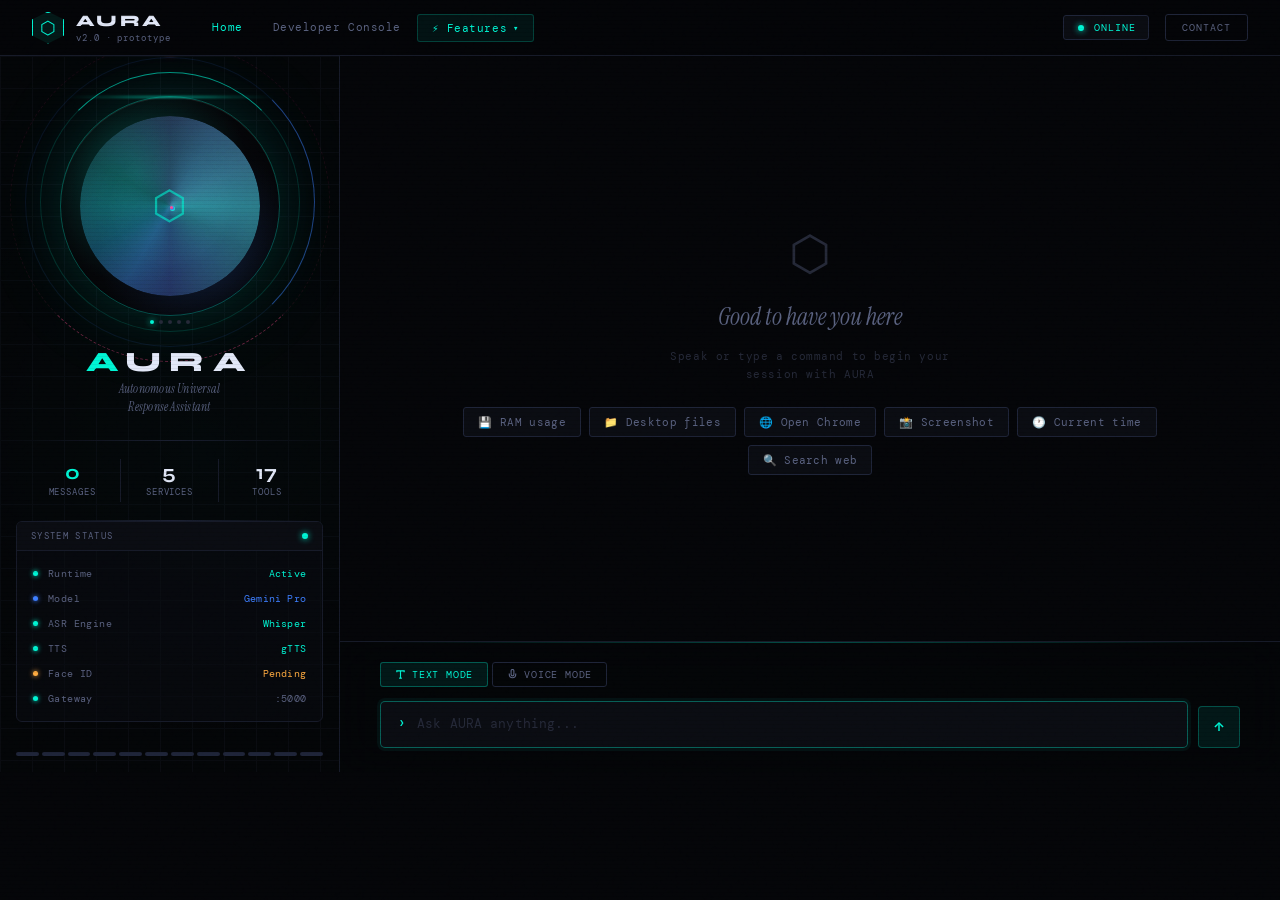
<file: gateway/static/index.html>
<!DOCTYPE html>
<html lang="en">
<head>
  <meta charset="UTF-8"/>
  <meta name="viewport" content="width=device-width, initial-scale=1.0"/>
  <title>AURA — AI Assistant</title>
  <link href="https://fonts.googleapis.com/css2?family=Syne:wght@400;600;700;800&family=DM+Mono:ital,wght@0,300;0,400;0,500;1,300&family=Instrument+Serif:ital@0;1&display=swap" rel="stylesheet"/>
  <link rel="stylesheet" href="styles.css"/>
</head>
<body>

  <!-- AMBIENT BACKGROUND LAYERS -->
  <div class="bg-ambient"></div>
  <div class="bg-scan"></div>

  <!-- ══════════════════════════════════════
       HEADER / NAVBAR
       ══════════════════════════════════════ -->
  <header>
    <div class="nav-left">
      <div class="nav-logo">
        <div class="logo-hex">⬡</div>
        <div>
          <div class="logo-name">AURA</div>
          <div class="logo-ver">v2.0 · prototype</div>
        </div>
      </div>
      <nav>
        <a href="#" class="nav-link active" id="navHome" onclick="switchView('home')">Home</a>
        <a href="#" class="nav-link" id="navConsole" onclick="switchView('console')">Developer Console</a>
        <button class="nav-link feat-toggle" id="featBtn" onclick="toggleFeatures(event)">
          ⚡ Features <span class="feat-arrow" id="featArrow">▾</span>
        </button>
      </nav>
    </div>

    <div class="nav-right">
      <div class="sys-status">
        <div class="pulse-ring"><div class="pulse-dot"></div></div>
        <span class="status-label">Online</span>
      </div>
      <button class="header-btn" onclick="openContact()">Contact</button>
    </div>
  </header>

  <!-- ══════════════════════════════════════
       FEATURES MEGA DROPDOWN
       ══════════════════════════════════════ -->
  <div class="feat-dropdown" id="featDropdown">
    <div class="feat-inner">

      <div class="feat-top-row">
        <span class="feat-heading">All Capabilities</span>
        <span class="feat-count">25 features · click any to try it</span>
      </div>

      <div class="feat-grid">

        <!-- COL 1: VOICE & LANGUAGE -->
        <div class="feat-col feat-col-cyan">
          <div class="feat-col-label"><span>🎙</span> Voice &amp; Language</div>
          <button class="feat-chip" onclick="tryFeature('Voice Input',        'Open Chrome',                    'Chrome is open — launching now.')">
            <span class="fc-icon">🎤</span><span class="fc-name">Voice Input</span>
          </button>
          <button class="feat-chip" onclick="tryFeature('Audio Response',     'Read this back to me',           'Playing audio response now.')">
            <span class="fc-icon">🔊</span><span class="fc-name">Audio Response</span>
          </button>
          <button class="feat-chip" onclick="tryFeature('Wake Word',          'Hey AURA…',                      'Woke up. Ready.')">
            <span class="fc-icon">👂</span><span class="fc-name">Wake Word</span><span class="fc-badge badge-beta">BETA</span>
          </button>
          <button class="feat-chip" onclick="tryFeature('Multi-language',     'Translate hello to Tamil',       '&quot;Hello&quot; in Tamil is வணக்கம் (Vanakkam).')">
            <span class="fc-icon">🌐</span><span class="fc-name">Multi-language</span><span class="fc-badge badge-new">NEW</span>
          </button>
          <button class="feat-chip" onclick="tryFeature('Web Search',         'Search latest Python news',      'Found 3 results — top: Python 3.13 released with JIT compiler improvements.')">
            <span class="fc-icon">🔍</span><span class="fc-name">Web Search</span>
          </button>
        </div>

        <!-- COL 2: SYSTEM CONTROL -->
        <div class="feat-col feat-col-blue">
          <div class="feat-col-label"><span>⚙️</span> System Control</div>
          <button class="feat-chip" onclick="tryFeature('Open App',      'Open Spotify',         'Spotify is open.')">
            <span class="fc-icon">🚀</span><span class="fc-name">Open Apps</span>
          </button>
          <button class="feat-chip" onclick="tryFeature('Close App',     'Close Chrome',         'Chrome has been closed.')">
            <span class="fc-icon">✕</span><span class="fc-name">Close Apps</span>
          </button>
          <button class="feat-chip" onclick="tryFeature('Volume Control','Volume up',             'Volume up by 5 steps.')">
            <span class="fc-icon">🔉</span><span class="fc-name">Volume Control</span>
          </button>
          <button class="feat-chip" onclick="tryFeature('System Stats',  'What is my RAM?',      'RAM at 58% — 9.3 GB used of 16 GB. Plenty of headroom.')">
            <span class="fc-icon">📊</span><span class="fc-name">System Stats</span>
          </button>
          <button class="feat-chip" onclick="tryFeature('Window Manager','Minimize Chrome',       'Chrome window minimized.')">
            <span class="fc-icon">🪟</span><span class="fc-name">Window Manager</span>
          </button>
        </div>

        <!-- COL 3: FILES -->
        <div class="feat-col feat-col-amber">
          <div class="feat-col-label"><span>📁</span> Files &amp; Productivity</div>
          <button class="feat-chip" onclick="tryFeature('Create File',  'Create notes.txt',                     'Done — notes.txt created on your Desktop.')">
            <span class="fc-icon">📄</span><span class="fc-name">Create Files</span>
          </button>
          <button class="feat-chip" onclick="tryFeature('Read File',    'Read demo.txt',                        'Contents of demo.txt: Hello World. Test file.')">
            <span class="fc-icon">📖</span><span class="fc-name">Read Files</span>
          </button>
          <button class="feat-chip" onclick="tryFeature('Edit File',    'Append to notes.txt: done',            'Appended to notes.txt successfully.')">
            <span class="fc-icon">✏️</span><span class="fc-name">Edit Files</span>
          </button>
          <button class="feat-chip" onclick="tryFeature('Find File',    'Find report.pdf',                      'Found report.pdf in C:\\Users\\Nitin\\Downloads\\')">
            <span class="fc-icon">🔎</span><span class="fc-name">Find Files</span>
          </button>
          <button class="feat-chip" onclick="tryFeature('Gmail Compose','Email john@gmail.com about meeting',   'Gmail opened — to john@gmail.com ready. Just hit Send.')">
            <span class="fc-icon">📧</span><span class="fc-name">Gmail Compose</span>
          </button>
        </div>

        <!-- COL 4: SCREEN & UI -->
        <div class="feat-col feat-col-violet">
          <div class="feat-col-label"><span>👁</span> Screen &amp; UI</div>
          <button class="feat-chip" onclick="tryFeature('Read Screen',    'What is on my screen?',     'VS Code is open with a Python file. Chrome is in the taskbar. AURA folder is on the Desktop.')">
            <span class="fc-icon">👁️</span><span class="fc-name">Read Screen</span>
          </button>
          <button class="feat-chip" onclick="tryFeature('Click Icon',     'Open Recycle Bin',          'Found Recycle Bin — double clicked.')">
            <span class="fc-icon">🖱️</span><span class="fc-name">Click Icons</span>
          </button>
          <button class="feat-chip" onclick="tryFeature('Screenshot',     'Take a screenshot',         'Screenshot saved to your Desktop.')">
            <span class="fc-icon">📸</span><span class="fc-name">Screenshot</span>
          </button>
          <button class="feat-chip" onclick="tryFeature('Keyboard Control','Press Ctrl+S',             'Pressed Ctrl+S — file saved.')">
            <span class="fc-icon">⌨️</span><span class="fc-name">Keyboard Control</span>
          </button>
          <button class="feat-chip" onclick="tryFeature('Mouse Control',  'Scroll down',               'Scrolled down 3 steps.')">
            <span class="fc-icon">🖱</span><span class="fc-name">Mouse Control</span>
          </button>
        </div>

        <!-- COL 5: SMART -->
        <div class="feat-col feat-col-rose">
          <div class="feat-col-label"><span>🧠</span> Smart Features</div>
          <button class="feat-chip" onclick="tryFeature('Time &amp; Date', 'What time is it?',          'It\'s 8:27 PM — Wednesday, 18th February 2026.')">
            <span class="fc-icon">🕐</span><span class="fc-name">Time &amp; Date</span>
          </button>
          <button class="feat-chip" onclick="tryFeature('Calendar',        'Add meeting tomorrow 3pm',  'Added &quot;Meeting&quot; to your calendar at tomorrow 3:00 PM.')">
            <span class="fc-icon">📅</span><span class="fc-name">Calendar Events</span>
          </button>
          <button class="feat-chip" onclick="tryFeature('Memory',          'What did I just ask?',      'You asked me to add a meeting. Before that you asked for the time.')">
            <span class="fc-icon">💾</span><span class="fc-name">Memory &amp; Context</span><span class="fc-badge badge-new">NEW</span>
          </button>
          <button class="feat-chip" onclick="tryFeature('Multi-step Tasks','Search Python tips and save','Searched → found 3 tips → saved to python_tips.txt. Done.')">
            <span class="fc-icon">🔗</span><span class="fc-name">Multi-step Tasks</span><span class="fc-badge badge-pro">PRO</span>
          </button>
          <button class="feat-chip" onclick="tryFeature('General Chat',    'Tell me a fun fact',        'The longest chicken flight ever recorded was 13 seconds. Aerodynamics clearly had opinions.')">
            <span class="fc-icon">💬</span><span class="fc-name">General Chat</span>
          </button>
        </div>

      </div><!-- /feat-grid -->
    </div><!-- /feat-inner -->
  </div><!-- /feat-dropdown -->

  <!-- ══════════════════════════════════════
       MAIN LAYOUT  (left panel + chat)
       ══════════════════════════════════════ -->
  <div id="viewHome">
    <main class="main">

    <!-- ════════════ LEFT PANEL ════════════ -->
    <aside class="left-panel">

      <!-- ── ORB SECTION ── -->
      <div class="orb-section">

        <!-- Spinning halo rings -->
        <div class="halo">
          <div class="halo-ring hr-1"></div>
          <div class="halo-ring hr-2"></div>
          <div class="halo-ring hr-3"></div>
        </div>

        <!-- Orb sphere + particles + pips -->
        <div class="orb-wrap">
          <div class="orb-sphere" id="orbSphere" onclick="orbClick()">
            <div class="orb-glow-base"></div>
            <div class="orb-rim"></div>
            <div class="orb-plasma">
              <div class="plasma-layer pl-1"></div>
              <div class="plasma-layer pl-2"></div>
              <div class="plasma-layer pl-3"></div>
            </div>
            <div class="orb-symbol">⬡</div>
            <div class="orb-scan-line"></div>
          </div>

          <!-- Orbital particles -->
          <div class="orb-particle op-1"></div>
          <div class="orb-particle op-2"></div>
          <div class="orb-particle op-3"></div>

          <!-- State indicator pips -->
          <div class="state-ring">
            <div class="state-pip active" id="pip0"></div>
            <div class="state-pip" id="pip1"></div>
            <div class="state-pip" id="pip2"></div>
            <div class="state-pip" id="pip3"></div>
            <div class="state-pip" id="pip4"></div>
          </div>
        </div>
      </div><!-- /orb-section -->

      <!-- ── BRAND ── -->
      <div class="brand-block">
        <div class="brand-title"><span>A</span>URA</div>
        <div class="brand-sub">Autonomous Universal<br>Response Assistant</div>
      </div>

      <div class="panel-divider"></div>

      <!-- ── METRICS ── -->
      <div class="metrics">
        <div class="metric">
          <span class="metric-val cyan" id="statMsgs">0</span>
          <span class="metric-key">Messages</span>
        </div>
        <div class="metric-sep"></div>
        <div class="metric">
          <span class="metric-val">5</span>
          <span class="metric-key">Services</span>
        </div>
        <div class="metric-sep"></div>
        <div class="metric">
          <span class="metric-val">17</span>
          <span class="metric-key">Tools</span>
        </div>
      </div>

      <div class="panel-divider"></div>

      <!-- ── SYSTEM STATUS ── -->
      <div class="sys-info">
        <div class="sys-info-header">
          <span class="sys-info-title">System Status</span>
          <div class="sys-blink"></div>
        </div>
        <div class="sys-rows">
          <div class="sys-row">
            <div class="sys-dot dot-ok"></div>
            <span class="sys-row-label">Runtime</span>
            <span class="sys-row-val ok">Active</span>
          </div>
          <div class="sys-row">
            <div class="sys-dot dot-on"></div>
            <span class="sys-row-label">Model</span>
            <span class="sys-row-val on">Gemini Pro</span>
          </div>
          <div class="sys-row">
            <div class="sys-dot dot-ok"></div>
            <span class="sys-row-label">ASR Engine</span>
            <span class="sys-row-val ok">Whisper</span>
          </div>
          <div class="sys-row">
            <div class="sys-dot dot-ok"></div>
            <span class="sys-row-label">TTS</span>
            <span class="sys-row-val ok">gTTS</span>
          </div>
          <div class="sys-row">
            <div class="sys-dot dot-warn"></div>
            <span class="sys-row-label">Face ID</span>
            <span class="sys-row-val" style="color:var(--amber)">Pending</span>
          </div>
          <div class="sys-row">
            <div class="sys-dot dot-ok"></div>
            <span class="sys-row-label">Gateway</span>
            <span class="sys-row-val" style="color:var(--dim)">:5000</span>
          </div>
        </div>
      </div>

      <!-- ── MINI WAVEFORM (activates during voice recording) ── -->
      <div class="mini-wave" id="miniWave">
        <div class="mw-bar" style="height:4px;--h:12px"></div>
        <div class="mw-bar" style="height:4px;--h:20px"></div>
        <div class="mw-bar" style="height:4px;--h:8px"></div>
        <div class="mw-bar" style="height:4px;--h:24px"></div>
        <div class="mw-bar" style="height:4px;--h:14px"></div>
        <div class="mw-bar" style="height:4px;--h:18px"></div>
        <div class="mw-bar" style="height:4px;--h:10px"></div>
        <div class="mw-bar" style="height:4px;--h:22px"></div>
        <div class="mw-bar" style="height:4px;--h:16px"></div>
        <div class="mw-bar" style="height:4px;--h:26px"></div>
        <div class="mw-bar" style="height:4px;--h:12px"></div>
        <div class="mw-bar" style="height:4px;--h:18px"></div>
      </div>

    </aside><!-- /left-panel -->

    <!-- ════════════ CHAT PANEL ════════════ -->
    <section class="chat-panel">

      <!-- Messages stream -->
      <div class="chat-messages" id="chat">
        <div class="empty-state" id="emptyState">
          <div class="empty-glyph">⬡</div>
          <p class="empty-title">Good to have you here</p>
          <p class="empty-hint">Speak or type a command to begin your session with AURA</p>
          <div class="chips">
            <span class="chip" onclick="sendChip('What is my RAM usage?')">💾 RAM usage</span>
            <span class="chip" onclick="sendChip('Show desktop files')">📁 Desktop files</span>
            <span class="chip" onclick="sendChip('Open Chrome')">🌐 Open Chrome</span>
            <span class="chip" onclick="sendChip('Take a screenshot')">📸 Screenshot</span>
            <span class="chip" onclick="sendChip('What time is it?')">🕐 Current time</span>
            <span class="chip" onclick="sendChip('Search for Python tutorials')">🔍 Search web</span>
          </div>
        </div>
      </div>

      <!-- Input area -->
      <div class="input-area">

        <!-- Mode toggle tabs -->
        <div class="mode-tabs">
          <button class="tab-btn active" id="tabText" onclick="switchMode('text')">
            <svg width="11" height="11" viewBox="0 0 24 24" fill="none" stroke="currentColor" stroke-width="2.5">
              <polyline points="4 7 4 4 20 4 20 7"/>
              <line x1="9" y1="20" x2="15" y2="20"/>
              <line x1="12" y1="4"  x2="12" y2="20"/>
            </svg>
            Text Mode
          </button>
          <button class="tab-btn" id="tabVoice" onclick="switchMode('voice')">
            <svg width="11" height="11" viewBox="0 0 24 24" fill="none" stroke="currentColor" stroke-width="2.5">
              <path d="M12 1a3 3 0 0 0-3 3v8a3 3 0 0 0 6 0V4a3 3 0 0 0-3-3z"/>
              <path d="M19 10v2a7 7 0 0 1-14 0v-2"/>
            </svg>
            Voice Mode
          </button>
        </div>

        <!-- Text input -->
        <div id="textMode" class="input-row">
          <div class="input-box">
            <span class="input-prompt">›</span>
            <textarea
              id="textInput"
              rows="1"
              placeholder="Ask AURA anything..."
              onkeydown="handleKey(event)"
              oninput="autoResize(this)"
            ></textarea>
          </div>
          <button class="send-btn" id="sendBtn" onclick="sendText()" title="Send">
            <svg width="14" height="14" viewBox="0 0 24 24" fill="none" stroke="currentColor" stroke-width="2.5">
              <line x1="12" y1="19" x2="12" y2="5"/>
              <polyline points="5 12 12 5 19 12"/>
            </svg>
          </button>
        </div>

        <!-- Voice input -->
        <div id="voiceMode" style="display:none;">
          <div class="voice-wrap">
            <button class="mic-btn" id="micBtn" onclick="toggleRecording()">
              <svg width="18" height="18" viewBox="0 0 24 24" fill="none" stroke="currentColor" stroke-width="2">
                <path d="M12 1a3 3 0 0 0-3 3v8a3 3 0 0 0 6 0V4a3 3 0 0 0-3-3z"/>
                <path d="M19 10v2a7 7 0 0 1-14 0v-2"/>
                <line x1="12" y1="19" x2="12" y2="23"/>
                <line x1="8"  y1="23" x2="16" y2="23"/>
              </svg>
            </button>
            <div class="voice-info">
              <div class="voice-status" id="voiceStatus">Click to begin recording</div>
              <div class="waveform-full" id="waveformFull">
                <div class="wf-bar"></div><div class="wf-bar"></div><div class="wf-bar"></div>
                <div class="wf-bar"></div><div class="wf-bar"></div><div class="wf-bar"></div>
                <div class="wf-bar"></div><div class="wf-bar"></div><div class="wf-bar"></div>
                <div class="wf-bar"></div><div class="wf-bar"></div><div class="wf-bar"></div>
                <div class="wf-bar"></div><div class="wf-bar"></div><div class="wf-bar"></div>
              </div>
            </div>
          </div>
        </div>

      </div><!-- /input-area -->
    </section><!-- /chat-panel -->

    </main>
  </div>

  <!-- ══════════════════════════════════════
       DEVELOPER CONSOLE VIEW
       ══════════════════════════════════════ -->
  <div id="viewConsole" style="display: none;">
    <div class="console-container">
      
      <!-- 1. HEALTH MONITOR HEADER GRID -->
      <div class="console-health-grid">
        <div class="health-card" id="hc-Gateway">
          <div class="hc-title">Gateway Orchestrator</div>
          <div class="hc-status"><span class="status-indicator online"></span><span class="status-text">Online</span></div>
          <div class="hc-port">:5000</div>
        </div>
        <div class="health-card" id="hc-ASR">
          <div class="hc-title">ASR Speech-to-Text</div>
          <div class="hc-status"><span class="status-indicator loading"></span><span class="status-text">Checking...</span></div>
          <div class="hc-port">:5001</div>
        </div>
        <div class="health-card" id="hc-NLP">
          <div class="hc-title">NLP Intent Parser</div>
          <div class="hc-status"><span class="status-indicator loading"></span><span class="status-text">Checking...</span></div>
          <div class="hc-port">:5002</div>
        </div>
        <div class="health-card" id="hc-Tools">
          <div class="hc-title">Tools DB Executor</div>
          <div class="hc-status"><span class="status-indicator loading"></span><span class="status-text">Checking...</span></div>
          <div class="hc-port">:5003</div>
        </div>
        <div class="health-card" id="hc-TTS">
          <div class="hc-title">TTS Audio Synthesizer</div>
          <div class="hc-status"><span class="status-indicator loading"></span><span class="status-text">Checking...</span></div>
          <div class="hc-port">:5004</div>
        </div>
        <div class="health-card" id="hc-Vision">
          <div class="hc-title">Display Vision Model</div>
          <div class="hc-status"><span class="status-indicator loading"></span><span class="status-text">Checking...</span></div>
          <div class="hc-port">:5005</div>
        </div>
      </div>

      <!-- 2. MAIN CONSOLE LAYOUT -->
      <div class="console-body">
        
        <!-- SIDEBAR: DATABASE SETTINGS -->
        <aside class="console-sidebar">
          <div class="cs-header">System Settings &amp; DB Config</div>
          <div class="cs-group">
            <label>Active Database Type</label>
            <div class="cs-badge db-active">SQLite</div>
          </div>
          <div class="cs-group">
            <label>LLM Intelligence Provider</label>
            <select id="configProvider" class="cs-input" onchange="updateSettings()">
              <option value="GROQ">Groq Cloud (Llama 3.3)</option>
              <option value="OLLAMA">Ollama Local (Llama 3.2)</option>
            </select>
          </div>
          <div class="cs-group">
            <label>Secure Sandboxed Directory</label>
            <input type="text" id="configSandbox" class="cs-input" readonly />
            <span class="cs-help">Configured via .env or DB</span>
          </div>
          <div class="cs-group">
            <label>Safe Execution Mode</label>
            <div class="cs-status-row">
              <span class="status-indicator online"></span>
              <span style="font-size: 11px; color: var(--text)">Boundaries Active</span>
            </div>
          </div>
          <div class="cs-footer">
            <button class="cs-refresh-btn" onclick="refreshDashboardData()">🔄 Refresh Console Logs</button>
          </div>
        </aside>

        <!-- MAIN LOGGER: TABS AND TABLES -->
        <main class="console-logger">
          
          <!-- Logging tabs -->
          <div class="logger-tabs">
            <button class="lt-tab active" id="ltHistory" onclick="switchLogTab('history')">📜 Execution Activity Logs</button>
            <button class="lt-tab" id="ltSecurity" onclick="switchLogTab('security')">🛡️ Security Boundary Violations</button>
            <button class="lt-tab" id="ltCalendar" onclick="switchLogTab('calendar')">📅 Calendar Events DB</button>
          </div>

          <!-- Tab Content 1: History Logs -->
          <div class="logger-content active" id="contentHistory">
            <div class="table-scroll">
              <table>
                <thead>
                  <tr>
                    <th>Timestamp</th>
                    <th>User Command Input</th>
                    <th>Triggered Tool</th>
                    <th>Status</th>
                    <th>Execution Result Response</th>
                  </tr>
                </thead>
                <tbody id="tblHistory">
                  <tr><td colspan="5" class="tbl-empty">Fetching records from SQLite...</td></tr>
                </tbody>
              </table>
            </div>
          </div>

          <!-- Tab Content 2: Security Violations -->
          <div class="logger-content" id="contentSecurity">
            <div class="table-scroll">
              <table>
                <thead>
                  <tr>
                    <th>Timestamp</th>
                    <th>Trigger Command Input</th>
                    <th>Incident Violation Type</th>
                    <th>Blocked Resource Target</th>
                  </tr>
                </thead>
                <tbody id="tblSecurity">
                  <tr><td colspan="4" class="tbl-empty">No security violations recorded. System is secure.</td></tr>
                </tbody>
              </table>
            </div>
          </div>

          <!-- Tab Content 3: Calendar Schedules -->
          <div class="logger-content" id="contentCalendar">
            <div class="table-scroll">
              <table>
                <thead>
                  <tr>
                    <th>Created At</th>
                    <th>Schedule Event Title</th>
                    <th>Assigned Date/Time</th>
                    <th>Action</th>
                  </tr>
                </thead>
                <tbody id="tblCalendar">
                  <tr><td colspan="4" class="tbl-empty">No calendar events scheduled.</td></tr>
                </tbody>
              </table>
            </div>
          </div>

        </main>
      </div>

    </div>
  </div>

  <!-- ══════════════════════════════════════
       CONTACT MODAL
       ══════════════════════════════════════ -->
  <div class="modal-overlay" id="contactModal" onclick="closeContact(event)">
    <div class="modal-box">
      <button class="modal-close" onclick="closeContact()">✕</button>
      <h2 class="modal-title">Get in Touch</h2>
      <p class="modal-sub">Have feedback or found a bug? We'd love to hear from you.</p>
      <div class="form-group">
        <label>Your Name</label>
        <input type="text" placeholder="e.g. Alex Chen"/>
      </div>
      <div class="form-group">
        <label>Email Address</label>
        <input type="email" placeholder="you@example.com"/>
      </div>
      <div class="form-group">
        <label>Message</label>
        <textarea placeholder="What's on your mind?" rows="4"></textarea>
      </div>
      <button class="modal-submit">Send Message</button>
    </div>
  </div>

  <script src="script.js"></script>
</body>
</html>
</file>
<file: gateway/static/styles.css>
/* ═══════════════════════════════════════════
   AURA — DESIGN SYSTEM / styles.css
   ═══════════════════════════════════════════ */

/* ── DESIGN TOKENS ───────────────────────── */
:root {
  --bg:         #040508;
  --surface:    #0a0c12;
  --surface2:   #10141f;
  --border:     #161a28;
  --border-hi:  #1e2438;

  --text:       #e2e8f8;
  --dim:        #5a6280;
  --dimmer:     #252938;

  --cyan:       #00f5d4;
  --cyan-dim:   rgba(0, 245, 212, 0.08);
  --cyan-glow:  rgba(0, 245, 212, 0.25);
  --blue:       #3d7eff;
  --blue-dim:   rgba(61, 126, 255, 0.08);
  --rose:       #ff4d8f;
  --rose-dim:   rgba(255, 77, 143, 0.08);
  --amber:      #ffab40;
  --violet:     #9f7cff;

  --orb-size:   220px;
  --font-mono:  'DM Mono', monospace;
  --font-syne:  'Syne', sans-serif;
  --font-serif: 'Instrument Serif', serif;
}

/* ── RESET ───────────────────────────────── */
*, *::before, *::after { margin: 0; padding: 0; box-sizing: border-box; }
html, body { min-height: 100%; overflow-y: auto; }

body {
  background: var(--bg);
  color: var(--text);
  font-family: var(--font-mono);
  font-size: 13px;
  display: flex;
  flex-direction: column;
}

/* ── NOISE TEXTURE OVERLAY ───────────────── */
body::after {
  content: '';
  position: fixed;
  inset: 0;
  background-image: url("data:image/svg+xml,%3Csvg viewBox='0 0 256 256' xmlns='http://www.w3.org/2000/svg'%3E%3Cfilter id='n'%3E%3CfeTurbulence type='fractalNoise' baseFrequency='0.9' numOctaves='4'/%3E%3C/filter%3E%3Crect width='100%25' height='100%25' filter='url(%23n)' opacity='0.04'/%3E%3C/svg%3E");
  pointer-events: none;
  z-index: 9998;
  mix-blend-mode: overlay;
}

/* ── AMBIENT GLOW BACKGROUND ─────────────── */
.bg-ambient {
  position: fixed;
  inset: 0;
  pointer-events: none;
  z-index: 0;
  overflow: hidden;
}
.bg-ambient::before {
  content: '';
  position: absolute;
  width: 600px; height: 600px;
  left: -100px; top: 50%;
  transform: translateY(-50%);
  background: radial-gradient(ellipse, rgba(0, 245, 212, 0.04) 0%, transparent 70%);
  animation: ambientPulse 8s ease-in-out infinite;
}
.bg-ambient::after {
  content: '';
  position: absolute;
  width: 400px; height: 400px;
  right: 5%; top: 20%;
  background: radial-gradient(ellipse, rgba(61, 126, 255, 0.035) 0%, transparent 70%);
  animation: ambientPulse 12s ease-in-out infinite reverse;
}
@keyframes ambientPulse {
  0%,  100% { opacity: 1;   transform: translateY(-50%) scale(1);   }
  50%        { opacity: 0.6; transform: translateY(-50%) scale(1.1); }
}

/* ── SCANLINE OVERLAY ────────────────────── */
.bg-scan {
  position: fixed;
  inset: 0;
  pointer-events: none;
  z-index: 9997;
  background: repeating-linear-gradient(
    0deg,
    transparent,          transparent 3px,
    rgba(0, 0, 0, 0.06)  3px,
    rgba(0, 0, 0, 0.06)  4px
  );
}

/* ═══════════════════════════════════════════
   HEADER
   ═══════════════════════════════════════════ */
header {
  position: relative;
  z-index: 100;
  display: flex;
  align-items: center;
  justify-content: space-between;
  padding: 0 32px;
  height: 56px;
  border-bottom: 1px solid var(--border);
  background: rgba(4, 5, 8, 0.85);
  backdrop-filter: blur(20px);
  flex-shrink: 0;
}

.nav-left  { display: flex; align-items: center; gap: 28px; }
.nav-right { display: flex; align-items: center; gap: 16px; }

/* Logo */
.nav-logo {
  display: flex;
  align-items: center;
  gap: 12px;
}
.logo-hex {
  width: 32px; height: 32px;
  display: flex; align-items: center; justify-content: center;
  border: 1px solid var(--cyan);
  color: var(--cyan);
  font-size: 18px;
  clip-path: polygon(50% 0, 100% 25%, 100% 75%, 50% 100%, 0 75%, 0 25%);
  background: var(--cyan-dim);
  box-shadow: 0 0 16px var(--cyan-glow);
  animation: hexPulse 4s ease-in-out infinite;
}
@keyframes hexPulse {
  0%, 100% { box-shadow: 0 0 16px var(--cyan-glow); }
  50%       { box-shadow: 0 0 28px rgba(0, 245, 212, 0.4); }
}
.logo-name {
  font-family: var(--font-syne);
  font-weight: 800;
  font-size: 16px;
  letter-spacing: 0.15em;
  color: var(--text);
}
.logo-ver {
  font-size: 9px;
  color: var(--dim);
  letter-spacing: 0.1em;
  margin-top: 2px;
}

/* Nav links */
nav { display: flex; gap: 2px; }
.nav-link {
  padding: 6px 14px;
  font-family: var(--font-mono);
  font-size: 11px;
  color: var(--dim);
  text-decoration: none;
  border-radius: 3px;
  letter-spacing: 0.05em;
  transition: color 0.2s, background 0.2s;
}
.nav-link:hover  { color: var(--text); background: var(--surface2); }
.nav-link.active { color: var(--cyan); }

/* Online status badge */
.sys-status {
  display: flex; align-items: center; gap: 8px;
  padding: 5px 12px;
  border: 1px solid var(--border-hi);
  border-radius: 3px;
  background: var(--surface);
}
.pulse-ring {
  position: relative;
  width: 10px; height: 10px;
}
.pulse-ring::before {
  content: '';
  position: absolute;
  inset: -3px;
  border: 1px solid var(--cyan);
  border-radius: 50%;
  animation: ringPulse 2.5s ease-out infinite;
  opacity: 0;
}
.pulse-dot {
  width: 6px; height: 6px;
  background: var(--cyan);
  border-radius: 50%;
  position: absolute;
  top: 2px; left: 2px;
  box-shadow: 0 0 6px var(--cyan);
}
@keyframes ringPulse {
  0%   { transform: scale(0.5); opacity: 0.8; }
  100% { transform: scale(2.2); opacity: 0;   }
}
.status-label {
  font-size: 10px;
  color: var(--cyan);
  letter-spacing: 0.1em;
  text-transform: uppercase;
}

/* Contact button */
.header-btn {
  padding: 6px 16px;
  font-family: var(--font-mono);
  font-size: 10px;
  letter-spacing: 0.1em;
  text-transform: uppercase;
  background: transparent;
  border: 1px solid var(--border-hi);
  color: var(--dim);
  border-radius: 3px;
  cursor: pointer;
  transition: all 0.2s;
}
.header-btn:hover {
  border-color: var(--cyan);
  color: var(--cyan);
  background: var(--cyan-dim);
}

/* ═══════════════════════════════════════════
   MAIN LAYOUT
   ═══════════════════════════════════════════ */
.main {
  display: grid;
  grid-template-columns: 340px 1fr;
  flex: 1;
  overflow: hidden;
  position: relative;
  z-index: 1;
}

/* ═══════════════════════════════════════════
   LEFT PANEL — ORB + INFO
   ═══════════════════════════════════════════ */
.left-panel {
  border-right: 1px solid var(--border);
  background: rgba(4, 5, 8, 0.6);
  display: flex;
  flex-direction: column;
  overflow: hidden;
  position: relative;
}

/* Subtle grid texture on left panel */
.left-panel::before {
  content: '';
  position: absolute; inset: 0;
  background-image:
    linear-gradient(var(--border) 1px, transparent 1px),
    linear-gradient(90deg, var(--border) 1px, transparent 1px);
  background-size: 32px 32px;
  opacity: 0.3;
  pointer-events: none;
}

/* ── ORB SECTION ─────────────────────────── */
.orb-section {
  position: relative;
  display: flex;
  align-items: center;
  justify-content: center;
  padding: 40px 0 32px;
  flex-shrink: 0;
}

.orb-wrap {
  position: relative;
  width:  var(--orb-size);
  height: var(--orb-size);
}

/* ── OUTER HALO RINGS ───────────────────── */
.halo {
  position: absolute; inset: 0;
  display: flex; align-items: center; justify-content: center;
}
.halo-ring {
  position: absolute;
  border-radius: 50%;
  border: 1px solid;
  animation: haloRotate linear infinite;
}
.hr-1 {
  width:  calc(var(--orb-size) + 40px);
  height: calc(var(--orb-size) + 40px);
  border-color: rgba(0, 245, 212, 0.15);
  border-top-color: rgba(0, 245, 212, 0.6);
  animation-duration: 6s;
}
.hr-2 {
  width:  calc(var(--orb-size) + 70px);
  height: calc(var(--orb-size) + 70px);
  border-color: rgba(61, 126, 255, 0.1);
  border-right-color: rgba(61, 126, 255, 0.5);
  animation-duration: 9s;
  animation-direction: reverse;
}
.hr-3 {
  width:  calc(var(--orb-size) + 100px);
  height: calc(var(--orb-size) + 100px);
  border-color: rgba(255, 77, 143, 0.08);
  border-bottom-color: rgba(255, 77, 143, 0.4);
  animation-duration: 14s;
  border-style: dashed;
}
@keyframes haloRotate { to { transform: rotate(360deg); } }

/* Glowing pip on outer dashed ring */
.hr-3::before {
  content: '';
  position: absolute;
  top: 6px; left: 50%;
  width: 4px; height: 4px;
  background: var(--rose);
  border-radius: 50%;
  box-shadow: 0 0 8px var(--rose);
  transform: translateX(-50%);
}

/* ── ORB SPHERE ──────────────────────────── */
.orb-sphere {
  position: absolute; inset: 0;
  border-radius: 50%;
  cursor: pointer;
  transition: transform 0.3s ease;
}
.orb-sphere:hover { transform: scale(1.04); }

/* Base gradient glow */
.orb-glow-base {
  position: absolute; inset: 0;
  border-radius: 50%;
  background:
    radial-gradient(circle at 35% 35%, rgba(0, 245, 212, 0.25) 0%, transparent 55%),
    radial-gradient(circle at 65% 70%, rgba(61, 126, 255, 0.20) 0%, transparent 50%),
    radial-gradient(circle at 50% 50%, rgba(4, 5, 8, 0.95)     40%, rgba(10, 12, 18, 0.98) 100%);
  box-shadow:
    0 0 60px  rgba(0, 245, 212, 0.12),
    0 0 120px rgba(0, 245, 212, 0.06),
    inset 0 0 40px rgba(0, 0, 0, 0.8);
  animation: orbBreath 5s ease-in-out infinite;
}
@keyframes orbBreath {
  0%, 100% {
    box-shadow:
      0 0 60px  rgba(0, 245, 212, 0.12),
      0 0 120px rgba(0, 245, 212, 0.06),
      inset 0 0 40px rgba(0, 0, 0, 0.8);
  }
  50% {
    box-shadow:
      0 0 80px  rgba(0, 245, 212, 0.20),
      0 0 160px rgba(0, 245, 212, 0.10),
      inset 0 0 40px rgba(0, 0, 0, 0.8);
  }
}

/* Rim highlight */
.orb-rim {
  position: absolute; inset: 0;
  border-radius: 50%;
  border: 1px solid rgba(0, 245, 212, 0.3);
  background: transparent;
  box-shadow: inset 0 1px 0 rgba(255, 255, 255, 0.08);
}

/* Spinning plasma layers */
.orb-plasma {
  position: absolute;
  inset: 20px;
  border-radius: 50%;
  overflow: hidden;
}
.plasma-layer {
  position: absolute; inset: 0;
  border-radius: 50%;
  animation: plasmaFlow linear infinite;
  mix-blend-mode: screen;
}
.pl-1 {
  background: conic-gradient(
    from 0deg,
    transparent, rgba(0, 245, 212, 0.4),
    transparent, rgba(0, 245, 212, 0.2),
    transparent
  );
  animation-duration: 4s;
}
.pl-2 {
  background: conic-gradient(
    from 120deg,
    transparent, rgba(61, 126, 255, 0.35),
    transparent, rgba(61, 126, 255, 0.15),
    transparent
  );
  animation-duration: 7s;
  animation-direction: reverse;
}
.pl-3 {
  background: conic-gradient(
    from 240deg,
    transparent, rgba(159, 124, 255, 0.25),
    transparent
  );
  animation-duration: 11s;
}
@keyframes plasmaFlow { to { transform: rotate(360deg); } }

/* Central hex glyph */
.orb-symbol {
  position: absolute; inset: 0;
  display: flex; align-items: center; justify-content: center;
  font-size: 40px;
  color: rgba(0, 245, 212, 0.6);
  filter: blur(0.5px);
  animation: symbolPulse 5s ease-in-out infinite;
  font-family: var(--font-syne);
  user-select: none;
}
@keyframes symbolPulse {
  0%, 100% { opacity: 0.6; transform: scale(1);    }
  50%       { opacity: 1;   transform: scale(1.05); }
}

/* Scan line sweeps top → bottom */
.orb-scan-line {
  position: absolute;
  width: 100%; height: 2px;
  background: linear-gradient(90deg, transparent, rgba(0, 245, 212, 0.6), transparent);
  top: 0; left: 0;
  animation: scanDown 3s ease-in-out infinite;
  border-radius: 50%;
  filter: blur(1px);
}
@keyframes scanDown {
  0%, 100% { top: 10%; opacity: 0;   }
  10%       { opacity: 1;             }
  50%       { top: 90%;               }
  90%       { opacity: 0.5;           }
}

/* Orbital particles */
.orb-particle {
  position: absolute;
  width: 5px; height: 5px;
  border-radius: 50%;
  top: 50%; left: 50%;
}
.op-1 {
  background: var(--cyan);
  box-shadow: 0 0 8px var(--cyan), 0 0 16px var(--cyan);
  animation: orbitP1 5s linear infinite;
}
.op-2 {
  width: 4px; height: 4px;
  background: var(--blue);
  box-shadow: 0 0 6px var(--blue);
  animation: orbitP2 7.5s linear infinite;
}
.op-3 {
  width: 3px; height: 3px;
  background: var(--rose);
  box-shadow: 0 0 6px var(--rose);
  animation: orbitP3 11s linear infinite;
}
@keyframes orbitP1 {
  from { transform: rotate(0deg)   translateX(125px) rotate(0deg);    }
  to   { transform: rotate(360deg) translateX(125px) rotate(-360deg); }
}
@keyframes orbitP2 {
  from { transform: rotate(120deg) translateX(145px) rotate(-120deg); }
  to   { transform: rotate(480deg) translateX(145px) rotate(-480deg); }
}
@keyframes orbitP3 {
  from { transform: rotate(240deg) translateX(160px) rotate(-240deg); }
  to   { transform: rotate(600deg) translateX(160px) rotate(-600deg); }
}

/* ── ORB STATE CLASSES (toggled via JS) ─── */
.orb-sphere.listening .orb-glow-base {
  animation: orbListening 0.6s ease-in-out infinite alternate;
}
@keyframes orbListening {
  from { box-shadow: 0 0 60px  rgba(0, 245, 212, 0.2),  inset 0 0 40px rgba(0,0,0,0.7); }
  to   { box-shadow: 0 0 100px rgba(0, 245, 212, 0.5), 0 0 200px rgba(0,245,212,0.2), inset 0 0 30px rgba(0,0,0,0.5); }
}
.orb-sphere.processing .pl-1 { animation-duration: 0.8s; }
.orb-sphere.processing .pl-2 { animation-duration: 1.4s; }
.orb-sphere.processing .orb-glow-base {
  animation: orbProcessing 1s ease-in-out infinite;
}
@keyframes orbProcessing {
  0%, 100% { box-shadow: 0 0 80px  rgba(61,126,255,0.3), inset 0 0 40px rgba(0,0,0,0.7); }
  50%       { box-shadow: 0 0 120px rgba(61,126,255,0.5), 0 0 200px rgba(61,126,255,0.15), inset 0 0 30px rgba(0,0,0,0.5); }
}

/* ── STATE PIPS ─────────────────────────── */
.state-ring {
  position: absolute;
  bottom: -8px; left: 50%;
  transform: translateX(-50%);
  display: flex; gap: 5px;
}
.state-pip {
  width: 4px; height: 4px;
  border-radius: 50%;
  background: var(--dimmer);
  transition: all 0.3s;
}
.state-pip.active {
  background: var(--cyan);
  box-shadow: 0 0 6px var(--cyan);
}

/* ── BRAND ───────────────────────────────── */
.brand-block {
  padding: 0 28px 24px;
  position: relative; z-index: 1;
  text-align: center;
  flex-shrink: 0;
}
.brand-title {
  font-family: var(--font-syne);
  font-weight: 800;
  font-size: 28px;
  letter-spacing: 0.3em;
  color: var(--text);
  line-height: 1;
  margin-bottom: 4px;
}
.brand-title span { color: var(--cyan); }
.brand-sub {
  font-family: var(--font-serif);
  font-style: italic;
  color: var(--dim);
  font-size: 12px;
  line-height: 1.5;
  letter-spacing: 0.02em;
}

/* ── PANEL DIVIDER ───────────────────────── */
.panel-divider {
  height: 1px;
  margin: 0 28px;
  background: linear-gradient(90deg, transparent, var(--border-hi), transparent);
  flex-shrink: 0;
}

/* ── METRICS STRIP ───────────────────────── */
.metrics {
  display: grid;
  grid-template-columns: 1fr 1px 1fr 1px 1fr;
  padding: 18px 24px;
  flex-shrink: 0;
  position: relative; z-index: 1;
}
.metric-sep { background: var(--border); }
.metric {
  display: flex; flex-direction: column;
  align-items: center; gap: 3px;
  padding: 4px;
}
.metric-val {
  font-family: var(--font-syne);
  font-weight: 700;
  font-size: 20px;
  color: var(--text);
  line-height: 1;
  transition: color 0.3s;
}
.metric-val.cyan { color: var(--cyan); }
.metric-key {
  font-size: 9px;
  color: var(--dim);
  letter-spacing: 0.1em;
  text-transform: uppercase;
}

/* ── SYSTEM STATUS PANEL ─────────────────── */
.sys-info {
  flex: 1;
  margin: 0 16px;
  border: 1px solid var(--border);
  border-radius: 6px;
  overflow: hidden;
  position: relative; z-index: 1;
  background: rgba(10, 12, 18, 0.5);
}
.sys-info-header {
  padding: 8px 14px;
  border-bottom: 1px solid var(--border);
  display: flex; align-items: center; justify-content: space-between;
  background: var(--surface);
}
.sys-info-title {
  font-size: 9px;
  letter-spacing: 0.15em;
  text-transform: uppercase;
  color: var(--dim);
}
.sys-blink {
  width: 6px; height: 6px;
  background: var(--cyan);
  border-radius: 50%;
  box-shadow: 0 0 6px var(--cyan);
  animation: blink 1.4s step-end infinite;
}
@keyframes blink { 50% { opacity: 0; } }

.sys-rows { padding: 10px 4px; }
.sys-row {
  display: flex; align-items: center;
  padding: 6px 12px; gap: 10px;
  transition: background 0.15s;
  border-radius: 3px;
}
.sys-row:hover { background: var(--surface2); }
.sys-dot {
  width: 5px; height: 5px;
  border-radius: 50%;
  flex-shrink: 0;
}
.dot-ok   { background: var(--cyan);  box-shadow: 0 0 5px var(--cyan);  }
.dot-on   { background: var(--blue);  box-shadow: 0 0 5px var(--blue);  }
.dot-warn { background: var(--amber); box-shadow: 0 0 5px var(--amber); }
.sys-row-label {
  flex: 1;
  font-size: 10px;
  color: var(--dim);
  letter-spacing: 0.04em;
}
.sys-row-val {
  font-size: 10px;
  color: var(--text);
  letter-spacing: 0.02em;
}
.sys-row-val.ok { color: var(--cyan); }
.sys-row-val.on { color: var(--blue); }

/* ── MINI WAVEFORM (bottom of left panel) ── */
.mini-wave {
  padding: 14px 16px 16px;
  display: flex;
  align-items: flex-end;
  gap: 3px;
  height: 50px;
  position: relative; z-index: 1;
  flex-shrink: 0;
}
.mw-bar {
  flex: 1;
  background: var(--border-hi);
  border-radius: 2px;
  transition: height 0.15s ease;
}
.mini-wave.active .mw-bar {
  background: var(--cyan);
  animation: waveAnim 0.8s ease-in-out infinite;
}
.mw-bar:nth-child(1)  { animation-delay: 0s;    }
.mw-bar:nth-child(2)  { animation-delay: 0.07s; }
.mw-bar:nth-child(3)  { animation-delay: 0.14s; }
.mw-bar:nth-child(4)  { animation-delay: 0.21s; }
.mw-bar:nth-child(5)  { animation-delay: 0.28s; }
.mw-bar:nth-child(6)  { animation-delay: 0.35s; }
.mw-bar:nth-child(7)  { animation-delay: 0.42s; }
.mw-bar:nth-child(8)  { animation-delay: 0.49s; }
.mw-bar:nth-child(9)  { animation-delay: 0.56s; }
.mw-bar:nth-child(10) { animation-delay: 0.63s; }
.mw-bar:nth-child(11) { animation-delay: 0.56s; }
.mw-bar:nth-child(12) { animation-delay: 0.49s; }
@keyframes waveAnim {
  0%, 100% { height: 4px; }
  50%       { height: calc(4px + var(--h, 20px)); }
}

/* ═══════════════════════════════════════════
   RIGHT — CHAT PANEL
   ═══════════════════════════════════════════ */
.chat-panel {
  display: flex;
  flex-direction: column;
  overflow: hidden;
  background: var(--bg);
  position: relative;
}

/* ── MESSAGES STREAM ─────────────────────── */
.chat-messages {
  flex: 1;
  overflow-y: auto;
  padding: 32px 40px;
  display: flex;
  flex-direction: column;
  gap: 0;
  scroll-behavior: smooth;
}
.chat-messages::-webkit-scrollbar       { width: 4px; }
.chat-messages::-webkit-scrollbar-track { background: transparent; }
.chat-messages::-webkit-scrollbar-thumb { background: var(--border-hi); border-radius: 2px; }

/* ── EMPTY / WELCOME STATE ───────────────── */
.empty-state {
  flex: 1;
  display: flex;
  flex-direction: column;
  align-items: center;
  justify-content: center;
  gap: 16px;
  padding: 60px 40px;
  text-align: center;
  animation: fadeUp 0.6s ease forwards;
}
@keyframes fadeUp {
  from { opacity: 0; transform: translateY(20px); }
  to   { opacity: 1; transform: translateY(0);    }
}
.empty-glyph {
  font-size: 48px;
  color: var(--dimmer);
  animation: glyphFloat 4s ease-in-out infinite;
}
@keyframes glyphFloat {
  0%, 100% { transform: translateY(0);  }
  50%       { transform: translateY(-8px); }
}
.empty-title {
  font-family: var(--font-serif);
  font-style: italic;
  font-size: 24px;
  color: var(--dim);
}
.empty-hint {
  font-size: 11px;
  color: var(--dimmer);
  letter-spacing: 0.05em;
  max-width: 280px;
  line-height: 1.6;
}
.chips {
  display: flex;
  flex-wrap: wrap;
  gap: 8px;
  justify-content: center;
  margin-top: 8px;
}
.chip {
  padding: 7px 14px;
  border: 1px solid var(--border-hi);
  border-radius: 3px;
  font-size: 11px;
  color: var(--dim);
  cursor: pointer;
  transition: all 0.2s;
  letter-spacing: 0.03em;
  background: var(--surface);
}
.chip:hover {
  border-color: var(--cyan);
  color: var(--cyan);
  background: var(--cyan-dim);
  transform: translateY(-2px);
}

/* ── MESSAGE BUBBLES ─────────────────────── */
.msg {
  display: flex;
  gap: 14px;
  padding: 12px 0;
  animation: msgIn 0.35s cubic-bezier(0.34, 1.3, 0.64, 1) forwards;
  opacity: 0;
  border-bottom: 1px solid rgba(22, 26, 40, 0.5);
}
.msg:last-child { border-bottom: none; }
@keyframes msgIn {
  from { opacity: 0; transform: translateY(12px); }
  to   { opacity: 1; transform: translateY(0);    }
}
.msg.user { flex-direction: row-reverse; }

.msg-avatar {
  width: 34px; height: 34px;
  border-radius: 4px;
  display: flex; align-items: center; justify-content: center;
  font-size: 15px;
  flex-shrink: 0;
  margin-top: 2px;
}
.msg.aura .msg-avatar {
  background: var(--cyan-dim);
  border: 1px solid rgba(0, 245, 212, 0.2);
  color: var(--cyan);
}
.msg.user .msg-avatar {
  background: var(--surface2);
  border: 1px solid var(--border-hi);
  color: var(--dim);
}

.msg-body { flex: 1; display: flex; flex-direction: column; gap: 4px; }
.msg.user .msg-body { align-items: flex-end; }

.msg-meta {
  display: flex;
  align-items: center;
  gap: 8px;
}
.msg.user .msg-meta { flex-direction: row-reverse; }

.msg-name {
  font-size: 10px;
  font-weight: 500;
  letter-spacing: 0.08em;
  text-transform: uppercase;
}
.msg.aura .msg-name { color: var(--cyan); }
.msg.user .msg-name { color: var(--dim);  }

.msg-time {
  font-size: 9px;
  color: var(--dimmer);
}

.msg-mode-badge {
  padding: 1px 7px;
  border-radius: 2px;
  font-size: 8px;
  letter-spacing: 0.08em;
  text-transform: uppercase;
}
.badge-text  { background: var(--surface2); color: var(--dim);  }
.badge-voice { background: var(--rose-dim); color: var(--rose); }

.msg-bubble {
  max-width: 540px;
  padding: 12px 16px;
  border-radius: 6px;
  font-size: 13px;
  line-height: 1.7;
  letter-spacing: 0.01em;
  word-break: break-word;
}
.msg.aura .msg-bubble {
  background: var(--surface);
  border: 1px solid var(--border-hi);
  color: var(--text);
  border-top-left-radius: 2px;
}
.msg.user .msg-bubble {
  background: rgba(0, 245, 212, 0.06);
  border: 1px solid rgba(0, 245, 212, 0.15);
  color: var(--text);
  text-align: right;
  border-top-right-radius: 2px;
}

/* Typing indicator */
.typing-bubble {
  display: flex; gap: 5px;
  padding: 14px 16px;
  background: var(--surface);
  border: 1px solid var(--border-hi);
  border-radius: 6px;
  border-top-left-radius: 2px;
}
.tdot {
  width: 6px; height: 6px;
  background: var(--dim);
  border-radius: 50%;
  animation: typingBounce 1.2s ease infinite;
}
.tdot:nth-child(2) { animation-delay: 0.2s; }
.tdot:nth-child(3) { animation-delay: 0.4s; }
@keyframes typingBounce {
  0%, 80%, 100% { transform: translateY(0);   }
  40%            { transform: translateY(-7px); background: var(--cyan); }
}

/* ═══════════════════════════════════════════
   INPUT AREA
   ═══════════════════════════════════════════ */
.input-area {
  border-top: 1px solid var(--border);
  padding: 20px 40px 24px;
  flex-shrink: 0;
  background: rgba(4, 5, 8, 0.8);
  backdrop-filter: blur(20px);
  position: relative;
}

/* Glowing accent line at top of input */
.input-area::before {
  content: '';
  position: absolute;
  top: 0; left: 40px; right: 40px;
  height: 1px;
  background: linear-gradient(90deg, transparent, var(--cyan), transparent);
  opacity: 0.3;
}

/* Mode tabs */
.mode-tabs {
  display: flex;
  gap: 4px;
  margin-bottom: 14px;
}
.tab-btn {
  display: flex; align-items: center; gap: 6px;
  padding: 5px 14px;
  font-family: var(--font-mono);
  font-size: 10px;
  letter-spacing: 0.08em;
  text-transform: uppercase;
  background: transparent;
  border: 1px solid var(--border-hi);
  color: var(--dim);
  border-radius: 3px;
  cursor: pointer;
  transition: all 0.2s;
}
.tab-btn:hover { color: var(--text); }
.tab-btn.active {
  background: var(--cyan-dim);
  border-color: rgba(0, 245, 212, 0.3);
  color: var(--cyan);
}

/* Text input row */
.input-row {
  display: flex;
  align-items: flex-end;
  gap: 10px;
}
.input-box {
  flex: 1;
  display: flex;
  align-items: flex-start;
  gap: 10px;
  padding: 12px 16px;
  background: var(--surface);
  border: 1px solid var(--border-hi);
  border-radius: 5px;
  transition: border-color 0.2s;
}
.input-box:focus-within {
  border-color: rgba(0, 245, 212, 0.35);
  box-shadow: 0 0 0 3px rgba(0, 245, 212, 0.05);
}
.input-prompt {
  color: var(--cyan);
  font-size: 16px;
  line-height: 1;
  margin-top: 1px;
  flex-shrink: 0;
  user-select: none;
}
textarea {
  flex: 1;
  background: transparent;
  border: none;
  outline: none;
  color: var(--text);
  font-family: var(--font-mono);
  font-size: 13px;
  resize: none;
  line-height: 1.6;
  letter-spacing: 0.01em;
  max-height: 100px;
}
textarea::placeholder { color: var(--dimmer); }

.send-btn {
  width: 42px; height: 42px;
  border-radius: 4px;
  border: 1px solid rgba(0, 245, 212, 0.25);
  background: var(--cyan-dim);
  color: var(--cyan);
  cursor: pointer;
  display: flex; align-items: center; justify-content: center;
  transition: all 0.2s;
  flex-shrink: 0;
}
.send-btn:hover {
  background: rgba(0, 245, 212, 0.15);
  border-color: var(--cyan);
  box-shadow: 0 0 12px var(--cyan-glow);
  transform: translateY(-1px);
}
.send-btn:disabled { opacity: 0.3; cursor: default; transform: none; }

/* Voice controls */
.voice-wrap {
  display: flex;
  align-items: center;
  gap: 20px;
}
.mic-btn {
  width: 52px; height: 52px;
  border-radius: 50%;
  border: 1px solid var(--border-hi);
  background: var(--surface);
  color: var(--dim);
  cursor: pointer;
  display: flex; align-items: center; justify-content: center;
  transition: all 0.3s;
  position: relative;
  flex-shrink: 0;
}
.mic-btn::before {
  content: '';
  position: absolute; inset: -6px;
  border-radius: 50%;
  border: 1px solid transparent;
  transition: all 0.3s;
}
.mic-btn:hover {
  border-color: var(--cyan);
  color: var(--cyan);
  background: var(--cyan-dim);
}
.mic-btn.recording {
  border-color: var(--rose);
  color: var(--rose);
  background: var(--rose-dim);
  animation: micPulse 1s ease infinite;
}
.mic-btn.recording::before {
  border-color: var(--rose);
  animation: ringExpand 1.2s ease-out infinite;
}
@keyframes micPulse {
  0%, 100% { box-shadow: 0 0 0  rgba(255,77,143,0);   }
  50%       { box-shadow: 0 0 20px rgba(255,77,143,0.3); }
}
@keyframes ringExpand {
  0%   { transform: scale(1);   opacity: 0.5; }
  100% { transform: scale(1.8); opacity: 0;   }
}
.voice-info   { flex: 1; }
.voice-status {
  font-size: 11px;
  color: var(--dim);
  letter-spacing: 0.05em;
  transition: color 0.3s;
}
.voice-status.active { color: var(--rose); }

/* Waveform visualiser (voice mode) */
.waveform-full {
  display: flex;
  align-items: center;
  gap: 3px;
  height: 28px;
  margin-top: 6px;
}
.wf-bar {
  flex: 1;
  height: 3px;
  background: var(--border-hi);
  border-radius: 2px;
  transition: height 0.1s;
}
.waveform-full.active .wf-bar {
  background: var(--rose);
  animation: wfAnim 0.7s ease-in-out infinite alternate;
}
.wf-bar:nth-child(odd) { animation-delay: 0.1s; }
@keyframes wfAnim {
  from { height: 3px;  }
  to   { height: 20px; background: rgba(255, 77, 143, 0.6); }
}

/* ═══════════════════════════════════════════
   CONTACT MODAL
   ═══════════════════════════════════════════ */
.modal-overlay {
  position: fixed; inset: 0;
  background: rgba(4, 5, 8, 0.85);
  backdrop-filter: blur(8px);
  z-index: 9000;
  display: flex; align-items: center; justify-content: center;
  opacity: 0;
  pointer-events: none;
  transition: opacity 0.3s;
}
.modal-overlay.open { opacity: 1; pointer-events: all; }

.modal-box {
  background: var(--surface);
  border: 1px solid var(--border-hi);
  border-radius: 8px;
  width: 420px;
  padding: 32px;
  position: relative;
  box-shadow: 0 40px 80px rgba(0, 0, 0, 0.6);
  transform: translateY(20px);
  transition: transform 0.3s;
}
.modal-overlay.open .modal-box { transform: translateY(0); }

.modal-close {
  position: absolute; top: 16px; right: 16px;
  background: transparent;
  border: 1px solid var(--border-hi);
  color: var(--dim);
  width: 28px; height: 28px;
  border-radius: 3px;
  cursor: pointer;
  font-size: 12px;
  display: flex; align-items: center; justify-content: center;
  transition: all 0.2s;
}
.modal-close:hover { color: var(--rose); border-color: var(--rose); }

.modal-title {
  font-family: var(--font-syne);
  font-weight: 700;
  font-size: 20px;
  margin-bottom: 6px;
}
.modal-sub {
  font-size: 11px;
  color: var(--dim);
  line-height: 1.6;
  margin-bottom: 24px;
}

.form-group { margin-bottom: 14px; }
.form-group label {
  display: block;
  font-size: 10px;
  letter-spacing: 0.1em;
  text-transform: uppercase;
  color: var(--dim);
  margin-bottom: 6px;
}
.form-group input,
.form-group textarea {
  width: 100%;
  background: var(--bg);
  border: 1px solid var(--border-hi);
  border-radius: 4px;
  padding: 10px 14px;
  color: var(--text);
  font-family: var(--font-mono);
  font-size: 12px;
  transition: border-color 0.2s;
}
.form-group input:focus,
.form-group textarea:focus {
  outline: none;
  border-color: rgba(0, 245, 212, 0.35);
}
.form-group textarea { resize: vertical; min-height: 80px; }

.modal-submit {
  width: 100%;
  padding: 12px;
  background: var(--cyan-dim);
  border: 1px solid rgba(0, 245, 212, 0.3);
  color: var(--cyan);
  font-family: var(--font-mono);
  font-size: 11px;
  letter-spacing: 0.1em;
  text-transform: uppercase;
  border-radius: 4px;
  cursor: pointer;
  transition: all 0.2s;
}
.modal-submit:hover {
  background: rgba(0, 245, 212, 0.15);
  box-shadow: 0 0 20px var(--cyan-glow);
}

/* ═══════════════════════════════════════════
   FEATURES BUTTON IN NAV
   ═══════════════════════════════════════════ */
.feat-toggle {
  background: rgba(0, 245, 212, 0.06) !important;
  border: 1px solid rgba(0, 245, 212, 0.2) !important;
  color: var(--cyan) !important;
  cursor: pointer;
  font-family: var(--font-mono);
  display: flex; align-items: center; gap: 6px;
  transition: all 0.2s !important;
}
.feat-toggle:hover {
  background: rgba(0, 245, 212, 0.12) !important;
  border-color: var(--cyan) !important;
  box-shadow: 0 0 12px var(--cyan-glow);
}
.feat-arrow {
  font-size: 9px;
  display: inline-block;
  transition: transform 0.25s;
}
.feat-toggle.open .feat-arrow { transform: rotate(180deg); }

/* ═══════════════════════════════════════════
   FEATURES MEGA DROPDOWN
   ═══════════════════════════════════════════ */
.feat-dropdown {
  position: fixed;
  top: 56px; left: 0; right: 0;
  background: rgba(4, 5, 8, 0.97);
  backdrop-filter: blur(24px);
  border-bottom: 1px solid var(--border-hi);
  z-index: 99;
  max-height: 0;
  overflow: hidden;
  opacity: 0;
  transition: max-height 0.38s cubic-bezier(0.4,0,0.2,1), opacity 0.25s ease;
  box-shadow: 0 20px 60px rgba(0,0,0,0.7);
}
.feat-dropdown.open {
  max-height: 520px;
  opacity: 1;
}

.feat-inner {
  max-width: 1140px;
  margin: 0 auto;
  padding: 24px 32px 28px;
}

.feat-top-row {
  display: flex;
  align-items: center;
  justify-content: space-between;
  margin-bottom: 18px;
  padding-bottom: 14px;
  border-bottom: 1px solid var(--border);
}
.feat-heading {
  font-family: var(--font-syne);
  font-size: 10px; font-weight: 700;
  letter-spacing: 0.2em; text-transform: uppercase;
  color: var(--dim);
}
.feat-count {
  font-size: 10px;
  color: var(--dimmer);
  letter-spacing: 0.04em;
}

/* ── 5-COLUMN GRID ── */
.feat-grid {
  display: grid;
  grid-template-columns: repeat(5, 1fr);
  gap: 16px;
}

.feat-col {}

.feat-col-label {
  font-family: var(--font-syne);
  font-size: 9px; font-weight: 700;
  letter-spacing: 0.16em; text-transform: uppercase;
  margin-bottom: 10px;
  padding-bottom: 8px;
  border-bottom: 1px solid var(--border);
  display: flex; align-items: center; gap: 6px;
}
.feat-col-cyan   .feat-col-label { color: var(--cyan);   }
.feat-col-blue   .feat-col-label { color: var(--blue);   }
.feat-col-amber  .feat-col-label { color: var(--amber);  }
.feat-col-violet .feat-col-label { color: var(--violet); }
.feat-col-rose   .feat-col-label { color: var(--rose);   }

/* ── FEATURE CHIPS ── */
.feat-chip {
  display: flex;
  align-items: center;
  gap: 8px;
  width: 100%;
  padding: 7px 9px;
  margin-bottom: 3px;
  background: transparent;
  border: 1px solid transparent;
  border-radius: 4px;
  cursor: pointer;
  font-family: var(--font-mono);
  font-size: 10px;
  color: var(--dim);
  letter-spacing: 0.02em;
  text-align: left;
  transition: all 0.15s;
}
.feat-chip:hover {
  background: var(--surface2);
  color: var(--text);
  transform: translateX(3px);
}
.feat-col-cyan   .feat-chip:hover { border-color: rgba(0,245,212,0.2);   }
.feat-col-blue   .feat-chip:hover { border-color: rgba(61,126,255,0.2);  }
.feat-col-amber  .feat-chip:hover { border-color: rgba(255,171,64,0.2);  }
.feat-col-violet .feat-chip:hover { border-color: rgba(159,124,255,0.2); }
.feat-col-rose   .feat-chip:hover { border-color: rgba(255,77,143,0.2);  }

.feat-chip:active { transform: translateX(1px); }

.fc-icon { font-size: 13px; width: 18px; text-align: center; flex-shrink: 0; }
.fc-name { flex: 1; }

.fc-badge {
  font-size: 8px;
  padding: 1px 5px;
  border-radius: 2px;
  letter-spacing: 0.06em;
  flex-shrink: 0;
  font-family: var(--font-syne);
  font-weight: 700;
}
.badge-new  {
  background: rgba(0,245,212,0.1);
  color: var(--cyan);
  border: 1px solid rgba(0,245,212,0.2);
}
.badge-beta {
  background: rgba(255,171,64,0.1);
  color: var(--amber);
  border: 1px solid rgba(255,171,64,0.2);
}
.badge-pro  {
  background: rgba(159,124,255,0.1);
  color: var(--violet);
  border: 1px solid rgba(159,124,255,0.2);
}

/* ═══════════════════════════════════════════
   DEVELOPER CONSOLE DASHBOARD STYLES
   ═══════════════════════════════════════════ */
.console-container {
  max-width: 1200px;
  margin: 80px auto 40px;
  padding: 0 20px;
  display: flex;
  flex-direction: column;
  gap: 24px;
  animation: fadeIn 0.4s ease-out;
}

/* 1. Health monitor headers */
.console-health-grid {
  display: grid;
  grid-template-columns: repeat(6, 1fr);
  gap: 16px;
}
.health-card {
  background: var(--surface);
  border: 1px solid var(--border-hi);
  border-radius: 6px;
  padding: 16px;
  display: flex;
  flex-direction: column;
  gap: 8px;
  position: relative;
}
.hc-title {
  font-size: 11px;
  font-family: var(--font-syne);
  font-weight: 700;
  text-transform: uppercase;
  letter-spacing: 0.05em;
  color: var(--dim);
}
.hc-status {
  display: flex;
  align-items: center;
  gap: 8px;
  font-family: var(--font-mono);
  font-size: 12px;
}
.status-indicator {
  width: 8px; height: 8px;
  border-radius: 50%;
  display: inline-block;
  position: relative;
}
.status-indicator.online {
  background: var(--cyan);
  box-shadow: 0 0 8px var(--cyan);
}
.status-indicator.offline {
  background: var(--rose);
  box-shadow: 0 0 8px var(--rose);
}
.status-indicator.loading {
  background: var(--amber);
  animation: pulseDim 1s infinite alternate;
}
@keyframes pulseDim {
  from { opacity: 0.4; }
  to { opacity: 1; }
}
.status-text {
  font-weight: 500;
}
.hc-port {
  position: absolute;
  top: 14px; right: 14px;
  font-family: var(--font-mono);
  font-size: 9px;
  color: var(--dimmer);
}

/* 2. Console layout body */
.console-body {
  display: flex;
  gap: 24px;
  align-items: flex-start;
}

/* Sidebar configs */
.console-sidebar {
  width: 280px;
  background: var(--surface);
  border: 1px solid var(--border-hi);
  border-radius: 6px;
  padding: 24px;
  display: flex;
  flex-direction: column;
  gap: 20px;
  flex-shrink: 0;
}
.cs-header {
  font-family: var(--font-syne);
  font-weight: 700;
  font-size: 13px;
  letter-spacing: 0.05em;
  text-transform: uppercase;
  color: var(--text);
  border-bottom: 1px solid var(--border);
  padding-bottom: 12px;
}
.cs-group {
  display: flex;
  flex-direction: column;
  gap: 6px;
}
.cs-group label {
  font-size: 10px;
  color: var(--dim);
  text-transform: uppercase;
  letter-spacing: 0.05em;
}
.cs-badge {
  padding: 6px 12px;
  border-radius: 4px;
  font-family: var(--font-mono);
  font-size: 11px;
  text-align: center;
  font-weight: 600;
}
.db-active {
  background: rgba(61, 126, 255, 0.15);
  border: 1px solid rgba(61, 126, 255, 0.3);
  color: var(--blue);
}
.cs-input {
  background: var(--bg);
  border: 1px solid var(--border-hi);
  border-radius: 4px;
  padding: 8px 12px;
  color: var(--text);
  font-family: var(--font-mono);
  font-size: 11px;
  width: 100%;
}
.cs-input:focus {
  border-color: rgba(0, 245, 212, 0.35);
  outline: none;
}
.cs-help {
  font-size: 9px;
  color: var(--dimmer);
}
.cs-status-row {
  display: flex;
  align-items: center;
  gap: 8px;
}
.cs-refresh-btn {
  background: var(--cyan-dim);
  border: 1px solid rgba(0, 245, 212, 0.25);
  color: var(--cyan);
  font-family: var(--font-mono);
  font-size: 11px;
  padding: 10px;
  border-radius: 4px;
  cursor: pointer;
  width: 100%;
  transition: all 0.2s;
}
.cs-refresh-btn:hover {
  background: rgba(0, 245, 212, 0.15);
  border-color: var(--cyan);
}

/* Logging area */
.console-logger {
  flex: 1;
  background: var(--surface);
  border: 1px solid var(--border-hi);
  border-radius: 6px;
  display: flex;
  flex-direction: column;
  overflow: hidden;
}
.logger-tabs {
  display: flex;
  border-bottom: 1px solid var(--border);
  background: rgba(4, 5, 8, 0.3);
}
.lt-tab {
  flex: 1;
  padding: 16px;
  background: transparent;
  border: none;
  border-bottom: 2px solid transparent;
  color: var(--dim);
  font-family: var(--font-syne);
  font-size: 12px;
  font-weight: 600;
  cursor: pointer;
  transition: all 0.2s;
}
.lt-tab:hover {
  color: var(--text);
}
.lt-tab.active {
  border-color: var(--cyan);
  color: var(--cyan);
  background: rgba(0, 245, 212, 0.02);
}

.logger-content {
  display: none;
  padding: 20px;
}
.logger-content.active {
  display: block;
}

/* Tab Content Tables */
.table-scroll {
  max-height: 480px;
  overflow-y: auto;
}
table {
  width: 100%;
  border-collapse: collapse;
  text-align: left;
}
th {
  font-family: var(--font-syne);
  font-size: 10px;
  font-weight: 700;
  text-transform: uppercase;
  letter-spacing: 0.1em;
  color: var(--dimmer);
  padding: 12px 16px;
  border-bottom: 1px solid var(--border);
  background: rgba(4, 5, 8, 0.2);
}
td {
  padding: 14px 16px;
  font-family: var(--font-mono);
  font-size: 11px;
  border-bottom: 1px solid var(--border-hi);
  color: var(--text);
  vertical-align: top;
  word-break: break-word;
}
tr:hover td {
  background: rgba(255, 255, 255, 0.01);
}
.tbl-empty {
  text-align: center;
  color: var(--dimmer);
  padding: 40px !important;
}

/* Logging labels styling */
.badge-status {
  padding: 2px 8px;
  border-radius: 2px;
  font-size: 9px;
  text-transform: uppercase;
  font-weight: 600;
  display: inline-block;
}
.status-success { background: rgba(0, 245, 212, 0.1); color: var(--cyan); border: 1px solid rgba(0,245,212,0.2); }
.status-error   { background: rgba(255, 77, 143, 0.1); color: var(--rose); border: 1px solid rgba(255,77,143,0.2); }
.status-blocked { background: rgba(255, 171, 64, 0.1); color: var(--amber); border: 1px solid rgba(255,171,64,0.2); }
</file>
